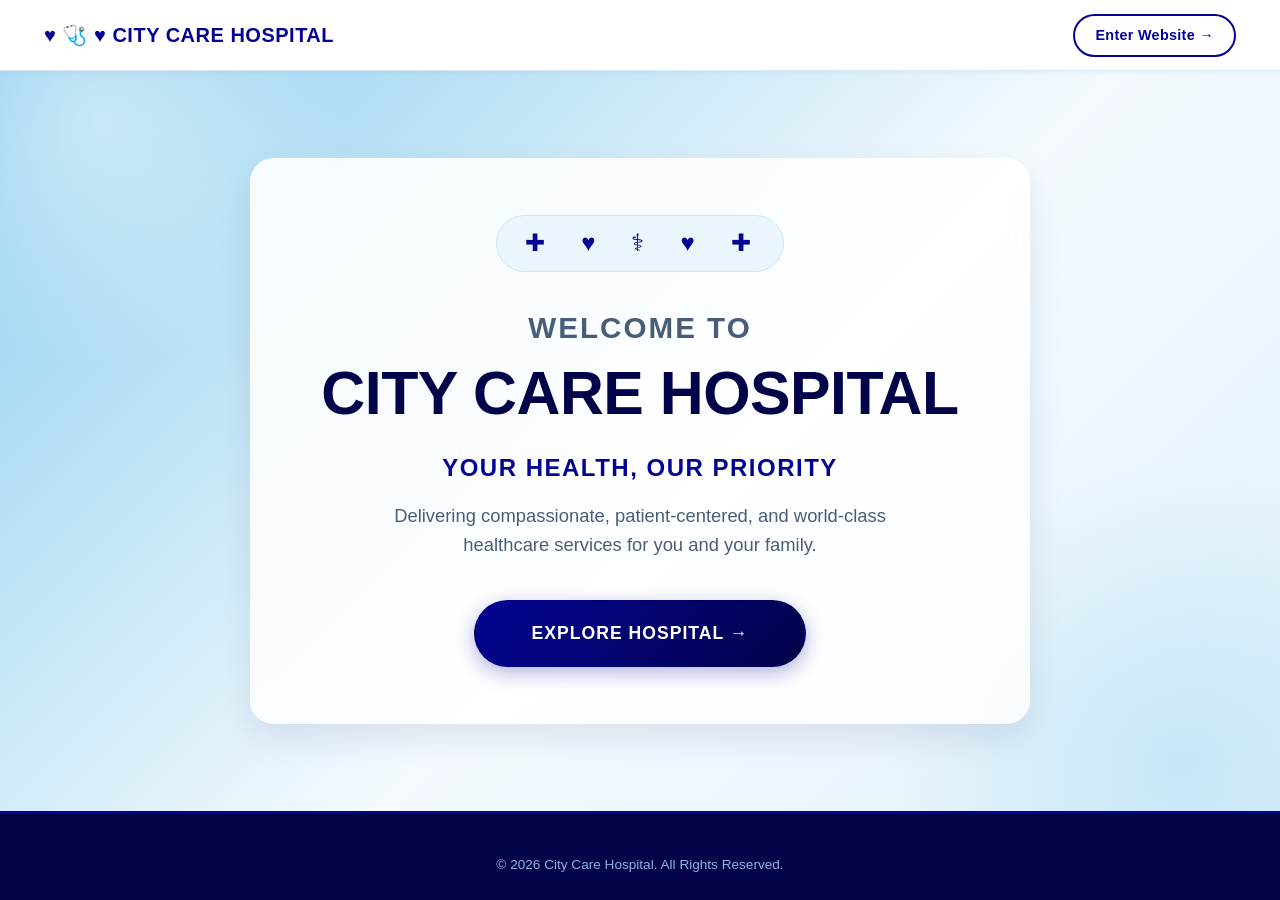
<file: index.html>
<!DOCTYPE html>
<html lang="en">

<head>
    <meta charset="UTF-8">
    <meta name="viewport" content="width=device-width, initial-scale=1.0">
    <title>Welcome to City Care Hospital</title>
    <link rel="stylesheet" href="common.css">
    <link rel="stylesheet" href="index.css">
</head>

<body class="landing-body">

    <header>
        <div class="navbar">
            <a href="main.html" class="logo-container">
                <span class="logo">♥︎ 🩺 ♥︎ CITY CARE HOSPITAL</span>
            </a>
            <a href="main.html" class="btn btn-secondary" style="padding: 0.5rem 1.25rem; font-size: 0.9rem; border-radius: var(--radius-pill);">
                Enter Website →
            </a>
        </div>
    </header>

    <main class="landing">
        <div class="landing-content">
            <div class="medical-symbol">
                ✚ &nbsp; ♥ &nbsp; ⚕ &nbsp; ♥ &nbsp; ✚
            </div>

            <h1>WELCOME TO</h1>
            <h2>CITY CARE HOSPITAL</h2>

            <p class="tagline">
                YOUR HEALTH, OUR PRIORITY
            </p>

            <p class="description">
                Delivering compassionate, patient-centered, and world-class healthcare services for you and your family.
            </p>

            <!-- Continue Button -->
            <a href="main.html" class="continue-button">
                EXPLORE HOSPITAL &rarr;
            </a>
        </div>
    </main>

    <footer>
        <div class="last">
            <div class="copyright" style="border: none; padding: 0; margin: 0;">
                © 2026 City Care Hospital. All Rights Reserved.
            </div>
        </div>
    </footer>

</body>

</html>
</file>
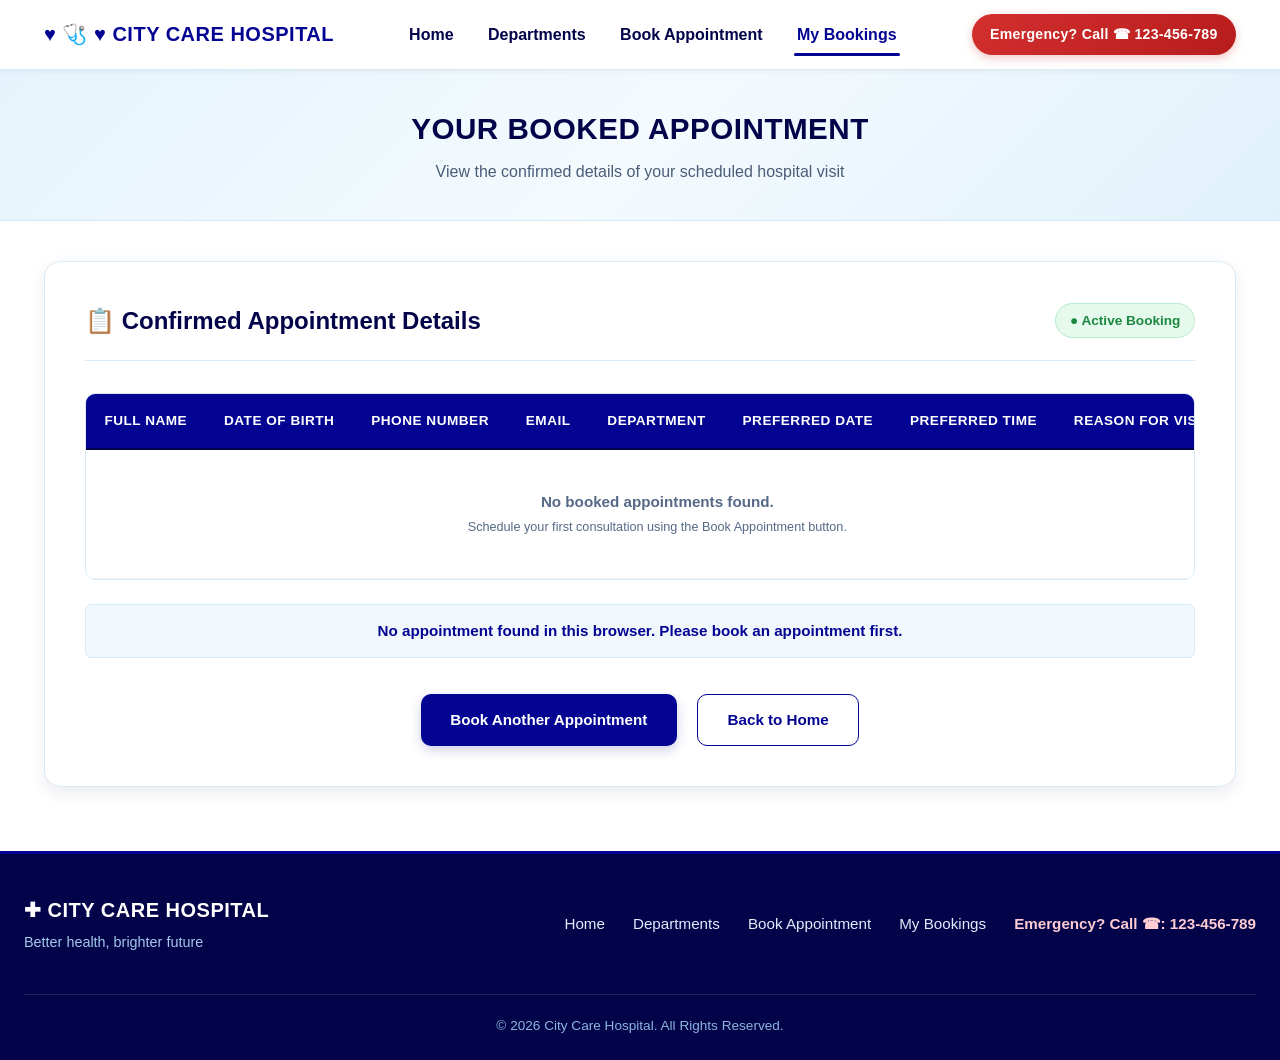
<file: appointments.html>
<!DOCTYPE html>
<html lang="en">
<head>
    <meta charset="UTF-8">
    <meta name="viewport" content="width=device-width, initial-scale=1.0">
    <title>Booked Appointments | City Care Hospital</title>
    <link rel="stylesheet" href="common.css">

    <style>
        .appointments-page {
            flex: 1;
            display: flex;
            flex-direction: column;
            background: #ffffff;
        }

        
        #content {
            width: 100%;
            max-width: 1240px;
            margin: 2.5rem auto 4rem;
            padding: 0 1.5rem;
            flex: 1;
        }

        .table-container {
            width: 100%;
            background-color: #ffffff;
            padding: 2.5rem;
            border-radius: var(--radius-lg);
            border: 1px solid var(--border-color);
            box-shadow: var(--shadow-md);
            transition: var(--transition);
        }

        .table-container:hover {
            box-shadow: var(--shadow-lg);
        }

        .table-header-block {
            display: flex;
            align-items: center;
            justify-content: space-between;
            flex-wrap: wrap;
            gap: 1rem;
            margin-bottom: 2rem;
            border-bottom: 1.5px solid var(--border-color);
            padding-bottom: 1.25rem;
        }

        .table-heading {
            color: var(--primary-dark);
            font-size: 1.5rem;
            font-weight: 800;
            display: flex;
            align-items: center;
            gap: 0.5rem;
        }

        .status-badge {
            background-color: #e6f9ed;
            color: #1b873f;
            font-size: 0.85rem;
            font-weight: 700;
            padding: 0.35rem 0.85rem;
            border-radius: var(--radius-pill);
            border: 1px solid #b7ebd0;
        }

        
        .table-wrapper {
            width: 100%;
            overflow-x: auto;
            -webkit-overflow-scrolling: touch;
            border-radius: var(--radius-md);
            border: 1px solid var(--border-color);
            background: #ffffff;
        }

        table {
            width: 100%;
            min-width: 820px;
            border-collapse: collapse;
            text-align: left;
        }

        th {
            background-color: var(--primary);
            color: #ffffff;
            padding: 1rem 1.15rem;
            font-size: 0.85rem;
            font-weight: 700;
            text-transform: uppercase;
            letter-spacing: 0.5px;
            white-space: nowrap;
            border-bottom: 2px solid var(--primary-dark);
        }

        td {
            padding: 1.1rem 1.15rem;
            font-size: 0.95rem;
            color: var(--text-dark);
            border-bottom: 1px solid #eaf2f8;
            vertical-align: middle;
        }

        tbody tr:nth-child(even) td {
            background-color: #fbfdff;
        }

        tbody tr:hover td {
            background-color: #edf6fd;
        }

        /* Appointment ID Badge */
        .apt-id {
            display: inline-block;
            background: #eaf5fc;
            color: var(--primary);
            font-weight: 700;
            padding: 0.2rem 0.6rem;
            border-radius: var(--radius-sm);
            font-size: 0.88rem;
            border: 1px solid #c7e5f9;
        }

        /* Message / Notification */
        #message {
            margin-top: 1.5rem;
            font-size: 0.95rem;
            color: var(--primary);
            font-weight: 600;
            text-align: center;
            padding: 0.85rem 1.25rem;
            border-radius: var(--radius-sm);
            background-color: #f0f8fd;
            border: 1px solid #d5ebf9;
        }

        
        .button-container {
            display: flex;
            justify-content: center;
            gap: 1.25rem;
            flex-wrap: wrap;
            margin-top: 2.25rem;
        }

        .book {
            display: inline-flex;
            align-items: center;
            justify-content: center;
            background-color: var(--primary);
            color: #ffffff;
            padding: 0.8rem 1.85rem;
            text-decoration: none;
            border-radius: var(--radius-md);
            font-size: 0.95rem;
            font-weight: 700;
            box-shadow: 0 4px 12px rgba(4, 4, 147, 0.2);
            transition: var(--transition);
        }

        .book:hover {
            background-color: var(--primary-hover);
            transform: translateY(-2px);
            box-shadow: 0 6px 16px rgba(4, 4, 147, 0.3);
        }

        .home-button {
            background-color: #ffffff;
            color: var(--primary);
            border: 1.5px solid var(--primary);
            box-shadow: none;
        }

        .home-button:hover {
            background-color: var(--secondary-light);
            color: var(--primary-dark);
        }

        

        @media (max-width: 768px) {
            #content {
                padding: 0 1rem;
                margin: 1.75rem auto 3rem;
            }

            .table-container {
                padding: 1.5rem 1rem;
            }

            .table-heading {
                font-size: 1.25rem;
            }

            th, td {
                padding: 0.85rem 0.95rem;
                font-size: 0.88rem;
            }

            .button-container {
                flex-direction: column;
            }

            .book {
                width: 100%;
                text-align: center;
            }
        }
    </style>
</head>

<body class="appointments-page">

    
    <header>
        <div class="navbar">
            <a href="main.html" class="logo-container">
                <span class="logo">♥︎ 🩺 ♥︎ CITY CARE HOSPITAL</span>
            </a>
            <nav class="nav-menu">
                <a href="main.html" class="nav-link">Home</a>
                <a href="department.html" class="nav-link">Departments</a>
                <a href="booking.html" class="nav-link">Book Appointment</a>
                <a href="appointments.html" class="nav-link active">My Bookings</a>
            </nav>
            <a href="tel:123456789" class="emergency-button">
                Emergency? Call ☎ 123-456-789
            </a>
        </div>
    </header>

    
    <div id="navbar2" class="page-banner">
        <b>YOUR BOOKED APPOINTMENT</b>
        <span class="info">View the confirmed details of your scheduled hospital visit</span>
    </div>

    
    <main id="content">
        <div class="table-container">
            <div class="table-header-block">
                <h2 class="table-heading">
                    📋 Confirmed Appointment Details
                </h2>
                <span class="status-badge">● Active Booking</span>
            </div>

            <div class="table-wrapper">
                <table>
                    <thead>
                        <tr>
                            <th>Full Name</th>
                            <th>Date of Birth</th>
                            <th>Phone Number</th>
                            <th>Email</th>
                            <th>Department</th>
                            <th>Preferred Date</th>
                            <th>Preferred Time</th>
                            <th>Reason for Visit</th>
                        </tr>
                    </thead>
                    <tbody id="appointmentsBody">
                        <!-- Appointment data appears here dynamically -->
                    </tbody>
                </table>
            </div>

            <p id="message"></p>

            <div class="button-container">
                <a href="booking.html" class="book">
                    Book Another Appointment
                </a>
                <a href="main.html" class="book home-button">
                    Back to Home
                </a>
            </div>
        </div>
    </main>

    <!-- Unified Footer -->
    <footer>
        <div class="last">
            <div class="footertop">
                <div class="slogan">
                    <a href="main.html" class="end">
                        <span class="endlogo">✚ CITY CARE HOSPITAL</span>
                    </a>
                    <span class="eend">Better health, brighter future</span>
                </div>
                <nav class="footer-nav">
                    <a href="main.html" class="end">Home</a>
                    <a href="department.html" class="end">Departments</a>
                    <a href="booking.html" class="end">Book Appointment</a>
                    <a href="appointments.html" class="end">My Bookings</a>
                    <a href="tel:123456789" class="end footer-emergency">Emergency? Call ☎: 123-456-789</a>
                </nav>
            </div>
            <div class="copyright">© 2026 City Care Hospital. All Rights Reserved.</div>
        </div>
    </footer>

   
    <script>
    function loadAppointments() {
        const tableBody = document.getElementById("appointmentsBody");
        const message = document.getElementById("message");

        tableBody.replaceChildren();

        let appointment;
        try {
            appointment = JSON.parse(localStorage.getItem("myAppointment"));
        } catch (error) {
            console.error("Unable to read appointment:", error);
            message.textContent = "Unable to load your appointment details.";
            return;
        }

        if (!appointment) {
            message.textContent = "No appointment found in this browser. Please book an appointment first.";
            const emptyRow = document.createElement("tr");
            const emptyCell = document.createElement("td");
            emptyCell.colSpan = 8;
            emptyCell.style.textAlign = "center";
            emptyCell.style.padding = "2.5rem 1rem";
            emptyCell.style.color = "#556987";
            emptyCell.innerHTML = "<strong>No booked appointments found.</strong><br><small>Schedule your first consultation using the Book Appointment button.</small>";
            emptyRow.appendChild(emptyCell);
            tableBody.appendChild(emptyRow);
            return;
        }

        const fields = [
            "full_name",
            "date_of_birth",
            "phone",
            "email",
            "department",
            "preferred_date",
            "preferred_time",
            "reason"
        ];

        const row = document.createElement("tr");

        fields.forEach(function(field) {
            const cell = document.createElement("td");
            if (field === "department") {
                cell.innerHTML = `<strong>${appointment[field] ?? "-"}</strong>`;
            } else {
                cell.textContent = appointment[field] ?? "-";
            }
            row.appendChild(cell);
        });

        tableBody.appendChild(row);

        const appointmentIdText = appointment.id ? ` (Appointment ID: #${appointment.id})` : "";
        message.innerHTML = `✅ Your appointment has been confirmed successfully!${appointmentIdText}`;
    }

    
    loadAppointments();
    </script>
</body>
</html>
</file>
<file: common.css>
/* ==========================================================================
   CITY CARE HOSPITAL - UNIFIED DESIGN SYSTEM (common.css)
   Clean, modern, responsive healthcare design system
   Colors: Dark Navy (#03034a), Classic Navy (#040493), Medical Cyan (#0284c7),
           Soft Ice Blue (#90cfef, #eaf5fc), Pure White (#ffffff),
           Emergency Accent (#d32f2f)
   ========================================================================== */

:root {
    --primary-dark: #03034a;
    --primary: #040493;
    --primary-light: #1a1aab;
    --primary-hover: #020270;
    --secondary: #0284c7;
    --secondary-light: #e0f2fe;
    --accent-blue: #90cfef;
    --accent-tint: #f0f7fc;
    --emergency: #d32f2f;
    --emergency-hover: #b71c1c;
    --emergency-bg: #ffebee;
    --text-dark: #0a192f;
    --text-muted: #4a5d78;
    --text-light: #ffffff;
    --border-color: #d8eaf5;
    --border-focus: #040493;
    --surface: #ffffff;
    --surface-alt: #f8fbfe;
    --shadow-sm: 0 2px 6px rgba(3, 3, 74, 0.05);
    --shadow-md: 0 6px 18px rgba(3, 3, 74, 0.08);
    --shadow-lg: 0 12px 30px rgba(3, 3, 74, 0.12);
    --radius-sm: 6px;
    --radius-md: 10px;
    --radius-lg: 16px;
    --radius-pill: 50px;
    --font-sans: -apple-system, BlinkMacSystemFont, "Segoe UI", Roboto, "Helvetica Neue", Arial, sans-serif;
    --transition: all 0.25s cubic-bezier(0.4, 0, 0.2, 1);
}

/* Base Reset */
*, *::before, *::after {
    box-sizing: border-box;
    margin: 0;
    padding: 0;
}

html {
    scroll-behavior: smooth;
    -webkit-text-size-adjust: 100%;
}

body {
    font-family: var(--font-sans);
    color: var(--text-dark);
    background-color: #ffffff;
    line-height: 1.6;
    min-height: 100vh;
    display: flex;
    flex-direction: column;
    overflow-x: hidden;
}

/* Ensure images never overflow their containers */
img {
    max-width: 100%;
    height: auto;
    display: block;
}

a {
    color: inherit;
    text-decoration: none;
    transition: var(--transition);
}

button, input, select, textarea {
    font-family: inherit;
}

/* ==========================================================================
   UNIFIED NAVBAR
   ========================================================================== */

header {
    width: 100%;
    background: #ffffff;
    border-bottom: 1px solid var(--border-color);
    box-shadow: var(--shadow-sm);
    position: sticky;
    top: 0;
    z-index: 1000;
}

.navbar {
    max-width: 1240px;
    margin: 0 auto;
    padding: 0.85rem 1.5rem;
    display: flex;
    align-items: center;
    justify-content: space-between;
    gap: 1.5rem;
    position: relative;
}

/* Logo */
.navbar .logo-container,
.navbar a.start:first-child {
    display: inline-flex;
    align-items: center;
    text-decoration: none;
    flex-shrink: 0;
    margin: 0;
}

.navbar .logo,
.logo {
    color: var(--primary);
    font-size: 1.25rem;
    font-weight: 800;
    letter-spacing: 0.5px;
    display: inline-flex;
    align-items: center;
    gap: 0.4rem;
    white-space: nowrap;
    text-decoration: none;
    transition: var(--transition);
}

.navbar .logo:hover {
    color: var(--primary-light);
}

/* Navigation Links Container */
.nav-menu {
    display: flex;
    align-items: center;
    gap: 1.75rem;
}

.navbar a.start:not(:first-child),
.nav-link {
    color: var(--primary-dark);
    font-size: 1rem;
    font-weight: 600;
    text-decoration: none;
    padding: 0.4rem 0.2rem;
    position: relative;
    white-space: nowrap;
    transition: var(--transition);
}

.navbar a.start:not(:first-child)::after,
.nav-link::after {
    content: "";
    position: absolute;
    bottom: -2px;
    left: 0;
    width: 0;
    height: 2.5px;
    background-color: var(--primary);
    border-radius: 2px;
    transition: width 0.25s ease;
}

.navbar a.start:not(:first-child):hover,
.nav-link:hover,
.nav-link.active {
    color: var(--primary);
}

.navbar a.start:not(:first-child):hover::after,
.nav-link:hover::after,
.nav-link.active::after {
    width: 100%;
}

/* Emergency Button */
.navbar button,
.navbar .emergency-btn,
.emergency-button {
    background: linear-gradient(135deg, #d32f2f, #b71c1c);
    color: #ffffff !important;
    border: none;
    padding: 0.6rem 1.15rem;
    border-radius: var(--radius-pill);
    font-size: 0.88rem;
    font-weight: 700;
    letter-spacing: 0.3px;
    cursor: pointer;
    white-space: nowrap;
    display: inline-flex;
    align-items: center;
    gap: 0.4rem;
    box-shadow: 0 3px 10px rgba(211, 47, 47, 0.28);
    transition: var(--transition);
    text-decoration: none;
    position: static !important;
    flex-shrink: 0;
}

.navbar button:hover,
.navbar .emergency-btn:hover,
.emergency-button:hover {
    background: linear-gradient(135deg, #b71c1c, #8e0000);
    transform: translateY(-2px);
    box-shadow: 0 5px 14px rgba(211, 47, 47, 0.4);
}

/* ==========================================================================
   UNIFIED PAGE BANNER (#navbar2 / .page-banner)
   ========================================================================== */

#navbar2,
.page-banner {
    width: 100%;
    background: linear-gradient(135deg, #e5f4fc 0%, #f4fafe 50%, #e0f1fb 100%);
    border-bottom: 1px solid var(--border-color);
    padding: 2.2rem 1.5rem;
    text-align: center;
    color: var(--primary-dark);
    display: flex;
    flex-direction: column;
    align-items: center;
    justify-content: center;
    gap: 0.4rem;
}

#navbar2 b,
.page-banner h1,
.page-banner .banner-title {
    font-size: 1.85rem;
    font-weight: 800;
    color: var(--primary-dark);
    letter-spacing: 0.5px;
    text-transform: uppercase;
    display: block;
}

#navbar2 .info,
.page-banner .info,
.page-banner .banner-subtitle {
    font-size: 1rem;
    color: var(--text-muted);
    font-weight: 500;
    display: block;
    max-width: 650px;
}

/* ==========================================================================
   UNIFIED FOOTER
   ========================================================================== */

footer {
    width: 100%;
    background-color: var(--primary-dark);
    color: #ffffff;
    margin-top: auto;
    padding: 2.5rem 1.5rem 1.5rem;
    border-top: 3px solid var(--primary);
}

.last,
.footer-container {
    max-width: 1240px;
    margin: 0 auto;
    display: flex;
    flex-direction: column;
    gap: 2rem;
}

.footertop {
    display: flex;
    align-items: center;
    justify-content: space-between;
    flex-wrap: wrap;
    gap: 1.5rem;
}

.slogan {
    display: flex;
    flex-direction: column;
    gap: 0.3rem;
}

.endlogo {
    color: #ffffff;
    font-size: 1.25rem;
    font-weight: 800;
    letter-spacing: 0.5px;
    display: inline-flex;
    align-items: center;
    gap: 0.4rem;
    margin: 0;
}

.eend {
    color: #a4c9e8;
    font-size: 0.9rem;
    font-weight: 400;
    margin: 0;
}

.footer-nav {
    display: flex;
    align-items: center;
    gap: 1.75rem;
    flex-wrap: wrap;
}

.end {
    color: #e0edfc;
    font-size: 0.95rem;
    font-weight: 500;
    text-decoration: none;
    margin: 0;
    transition: var(--transition);
}

.end:hover {
    color: #ffffff;
    text-decoration: underline;
}

.footer-emergency {
    color: #ffcdd2;
    font-weight: 600;
}

.footer-emergency:hover {
    color: #ffffff;
}

.copyright {
    color: #8bb5db;
    font-size: 0.85rem;
    text-align: center;
    border-top: 1px solid rgba(255, 255, 255, 0.12);
    padding-top: 1.25rem;
    margin-top: 0.5rem;
}

/* ==========================================================================
   BUTTONS & COMMON UI COMPONENTS
   ========================================================================== */

.btn {
    display: inline-flex;
    align-items: center;
    justify-content: center;
    gap: 0.5rem;
    padding: 0.75rem 1.75rem;
    border-radius: var(--radius-sm);
    font-weight: 700;
    font-size: 0.95rem;
    letter-spacing: 0.3px;
    cursor: pointer;
    text-decoration: none;
    transition: var(--transition);
    border: 2px solid transparent;
}

.btn-primary {
    background-color: var(--primary);
    color: #ffffff;
    box-shadow: 0 4px 12px rgba(4, 4, 147, 0.2);
}

.btn-primary:hover {
    background-color: var(--primary-hover);
    color: #ffffff;
    transform: translateY(-2px);
    box-shadow: 0 6px 18px rgba(4, 4, 147, 0.3);
}

.btn-secondary {
    background-color: #ffffff;
    color: var(--primary);
    border-color: var(--primary);
}

.btn-secondary:hover {
    background-color: var(--secondary-light);
    transform: translateY(-2px);
}

/* ==========================================================================
   NAVBAR RESPONSIVENESS
   ========================================================================== */

@media (max-width: 992px) {
    .navbar {
        padding: 0.75rem 1.25rem;
        gap: 1rem;
    }

    .navbar a.start:not(:first-child),
    .nav-link {
        font-size: 0.92rem;
    }

    .nav-menu {
        gap: 1.25rem;
    }
}

@media (max-width: 768px) {
    .navbar {
        flex-direction: column;
        justify-content: center;
        text-align: center;
        padding: 1rem 1rem;
        gap: 0.85rem;
    }

    .nav-menu {
        flex-wrap: wrap;
        justify-content: center;
        gap: 1rem 1.25rem;
    }

    .navbar .logo {
        font-size: 1.15rem;
    }

    .navbar button,
    .navbar .emergency-btn,
    .emergency-button {
        width: 100%;
        max-width: 320px;
        justify-content: center;
        padding: 0.65rem 1rem;
    }

    #navbar2 b,
    .page-banner h1 {
        font-size: 1.45rem;
    }

    #navbar2 .info,
    .page-banner .info {
        font-size: 0.92rem;
    }

    .footertop {
        flex-direction: column;
        text-align: center;
        gap: 1.25rem;
    }

    .footer-nav {
        flex-direction: column;
        gap: 0.75rem;
    }
}
</file>
<file: index.css>
/* ==========================================================================
   CITY CARE HOSPITAL - WELCOME / LANDING PAGE (index.css)
   ========================================================================== */

@import url('common.css');

.landing-body {
    min-height: 100vh;
    display: flex;
    flex-direction: column;
    background-color: #ffffff;
}

/* ==========================================================================
   LANDING HERO SECTION
   ========================================================================== */

.landing {
    flex: 1;
    width: 100%;
    display: flex;
    flex-direction: column;
    justify-content: center;
    align-items: center;
    text-align: center;
    padding: 3.5rem 1.5rem;
    background: linear-gradient(135deg, #90cfef 0%, #f4fafe 55%, #e0f1fb 100%);
    position: relative;
    overflow: hidden;
}

/* Subtle decorative circles */
.landing::before {
    content: "";
    position: absolute;
    width: 500px;
    height: 500px;
    border-radius: 50%;
    background: radial-gradient(circle, rgba(255, 255, 255, 0.45) 0%, rgba(255, 255, 255, 0) 70%);
    top: -200px;
    left: -150px;
    pointer-events: none;
}

.landing::after {
    content: "";
    position: absolute;
    width: 600px;
    height: 600px;
    border-radius: 50%;
    background: radial-gradient(circle, rgba(144, 207, 239, 0.35) 0%, rgba(144, 207, 239, 0) 70%);
    bottom: -250px;
    right: -200px;
    pointer-events: none;
}

/* Welcome Card Wrapper */
.landing-content {
    position: relative;
    z-index: 1;
    max-width: 780px;
    width: 100%;
    background: rgba(255, 255, 255, 0.85);
    backdrop-filter: blur(8px);
    -webkit-backdrop-filter: blur(8px);
    border-radius: 24px;
    border: 1px solid rgba(255, 255, 255, 0.9);
    box-shadow: 0 15px 35px rgba(3, 3, 74, 0.09);
    padding: 3.5rem 2.5rem;
    transition: var(--transition);
}

.landing-content:hover {
    box-shadow: 0 20px 45px rgba(3, 3, 74, 0.13);
}

/* Medical Symbol / Badge */
.medical-symbol {
    display: inline-flex;
    align-items: center;
    justify-content: center;
    gap: 0.85rem;
    font-size: 1.5rem;
    color: var(--primary);
    background: #eaf5fc;
    padding: 0.5rem 1.75rem;
    border-radius: var(--radius-pill);
    border: 1px solid #cce5f7;
    margin-bottom: 2rem;
    letter-spacing: 4px;
}

/* Headings */
.landing h1 {
    font-size: clamp(1.4rem, 2.5vw, 1.85rem);
    font-weight: 700;
    color: var(--text-muted);
    letter-spacing: 2px;
    text-transform: uppercase;
    margin-bottom: 0.5rem;
}

.landing h2 {
    font-size: clamp(2.3rem, 5vw, 3.8rem);
    font-weight: 900;
    color: var(--primary-dark);
    line-height: 1.15;
    letter-spacing: -0.5px;
    margin-bottom: 1.25rem;
}

.tagline {
    font-size: clamp(1.15rem, 2.2vw, 1.5rem);
    font-weight: 800;
    color: var(--primary);
    letter-spacing: 1.5px;
    text-transform: uppercase;
    margin-bottom: 0.85rem;
}

.description {
    font-size: clamp(1rem, 1.6vw, 1.15rem);
    color: var(--text-muted);
    line-height: 1.6;
    max-width: 580px;
    margin: 0 auto 2.5rem;
}

/* Continue Button */
.continue-button {
    display: inline-flex;
    align-items: center;
    justify-content: center;
    gap: 0.6rem;
    text-decoration: none;
    background: linear-gradient(135deg, var(--primary), var(--primary-dark));
    color: #ffffff;
    padding: 1.1rem 3.5rem;
    border-radius: var(--radius-pill);
    font-size: 1.1rem;
    font-weight: 800;
    letter-spacing: 1px;
    box-shadow: 0 6px 20px rgba(4, 4, 147, 0.3);
    transition: var(--transition);
    border: 2px solid transparent;
}

.continue-button:hover {
    background: linear-gradient(135deg, var(--primary-light), var(--primary));
    transform: translateY(-3px) scale(1.02);
    box-shadow: 0 10px 28px rgba(4, 4, 147, 0.4);
}

/* ==========================================================================
   RESPONSIVE DESIGN BREAKPOINTS
   ========================================================================== */

@media (max-width: 768px) {
    .landing {
        padding: 2rem 1rem;
    }

    .landing-content {
        padding: 2.5rem 1.5rem;
        border-radius: 18px;
    }

    .medical-symbol {
        font-size: 1.2rem;
        gap: 0.5rem;
        letter-spacing: 2px;
        padding: 0.4rem 1.25rem;
        margin-bottom: 1.5rem;
    }

    .continue-button {
        width: 100%;
        max-width: 280px;
        padding: 1rem 1.5rem;
        font-size: 1rem;
    }
}
</file>
